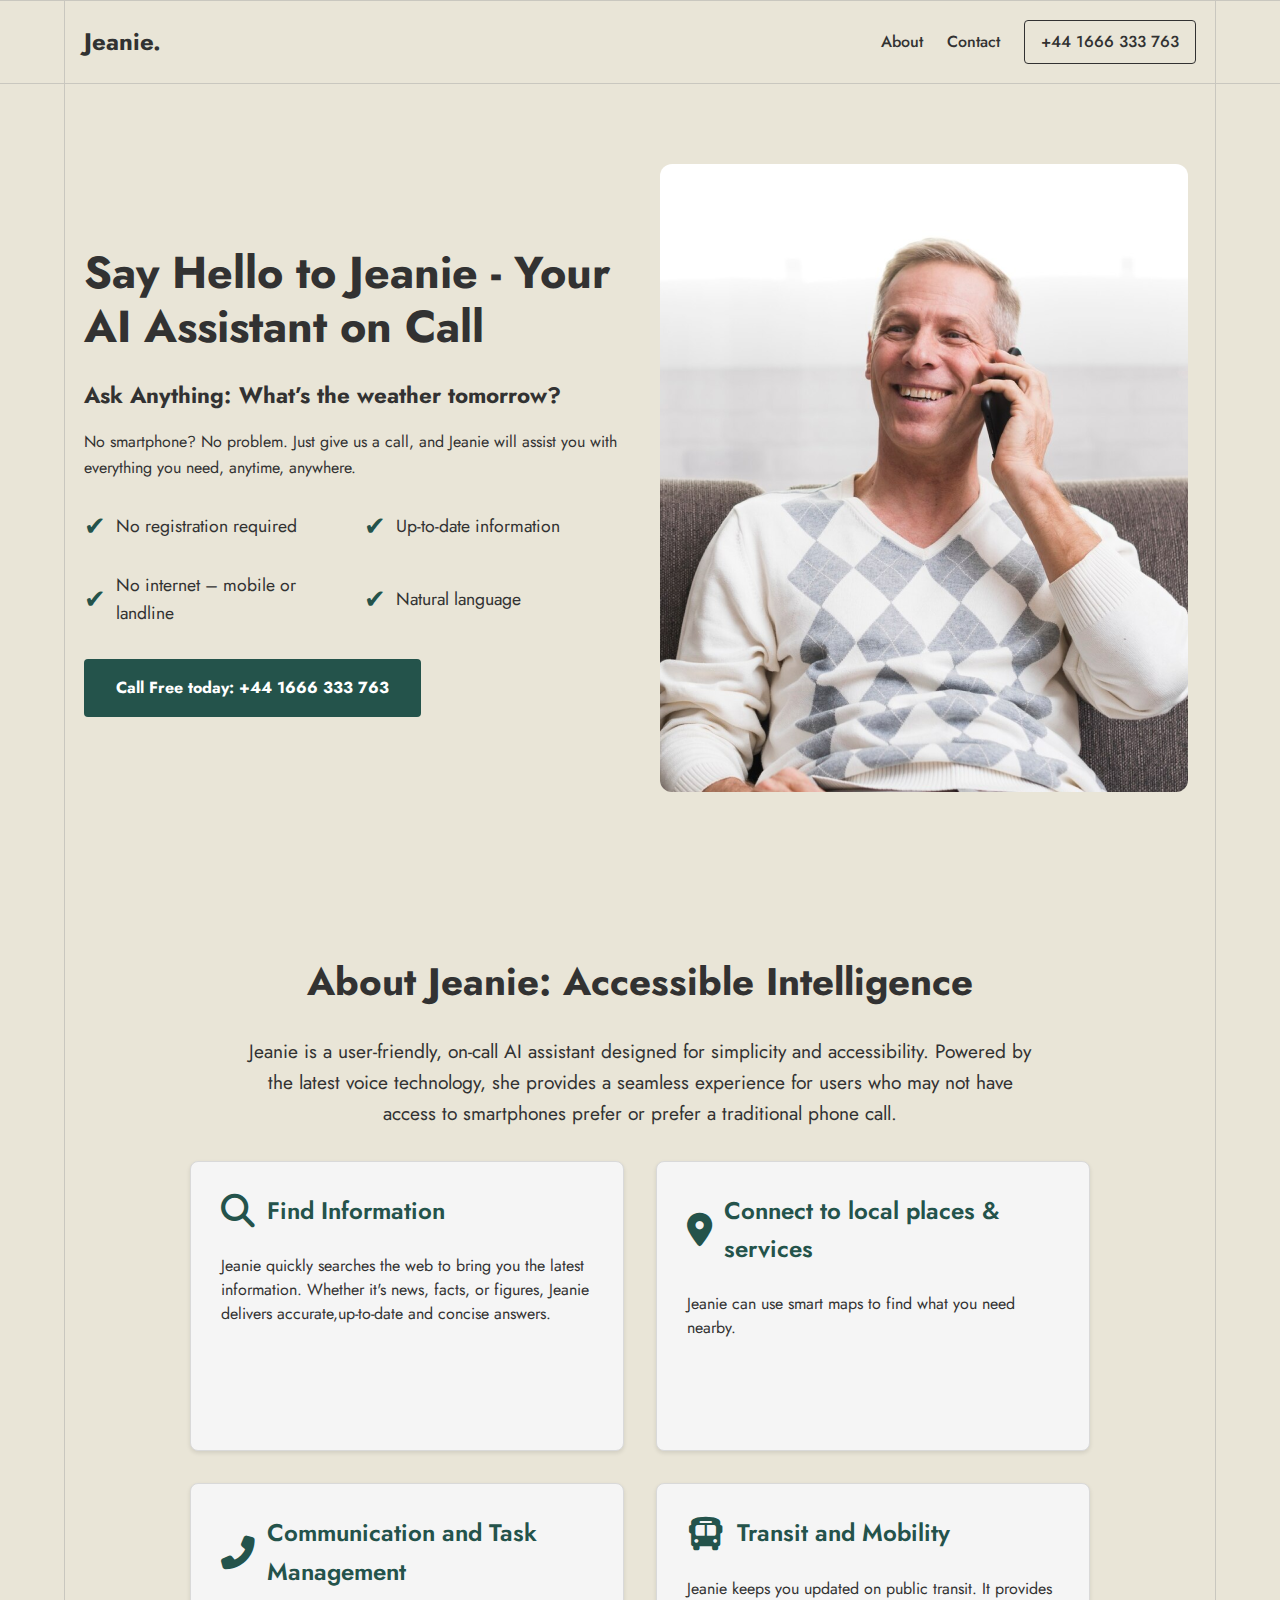
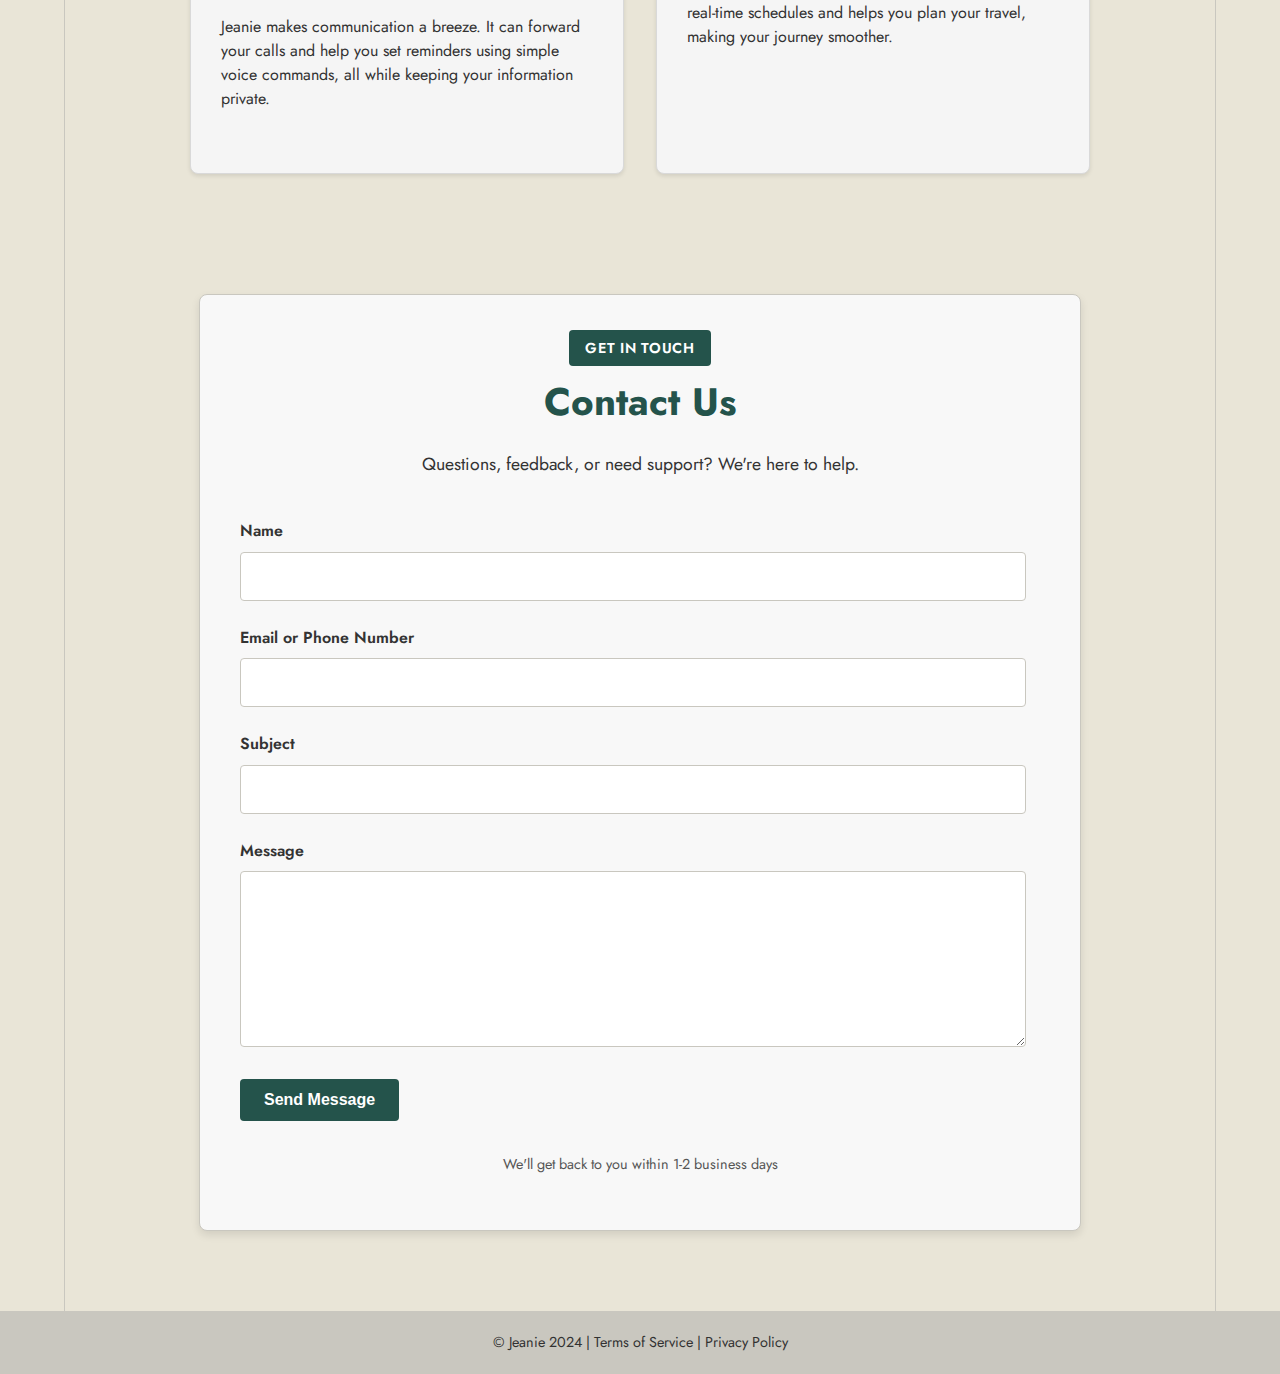
<file: index.html>
<!DOCTYPE html>
<html lang="en">
<head>
    <meta charset="UTF-8">
    <meta name="viewport" content="width=device-width, initial-scale=1.0">
    <title>Jeanie</title>
    <link rel="preconnect" href="https://fonts.googleapis.com">
    <link rel="preconnect" href="https://fonts.gstatic.com" crossorigin>
    <link href="https://fonts.googleapis.com/css2?family=Jost:wght@400;500;700&display=swap" rel="stylesheet">
    <link rel="stylesheet" href="https://cdnjs.cloudflare.com/ajax/libs/font-awesome/6.2.0/css/all.min.css">
    <style>
        /* Reset and base styles */
        body {
            margin: 0;
            padding: 0;
            font-family: 'Jost', sans-serif;
            background: #E9E5D7; 
            color: #323232; 
            line-height: 1.6;
            position: relative;
        }

        /* Add gridlines */
        body::before, body::after {
            content: "";
            position: absolute;
            background: #c9c7bf;
            z-index: -1;
        }

        body::before {
            top: 0;
            bottom: 0;
            left: 5%;
            width: 1px;
        }

        body::after {
            top: 0;
            bottom: 0;
            right: 5%;
            width: 1px;
        }

        header::before, header::after {
            content: "";
            position: absolute;
            background: #c9c7bf;
            z-index: -1;
        }

        header::before {
            height: 1px;
            width: 100%;
            top: 0;
            left: 0;
        }

        header::after {
            height: 1px;
            width: 100%;
            bottom: 0;
            left: 0;
        }

        /* Header styling */
        header {
            padding: 20px calc(5% + 20px);
            display: flex;
            justify-content: space-between;
            align-items: center;
            position: relative;
        }

        .header-logo {
            color: #323232; 
            text-decoration: none;
            font-size: 1.5em;
            font-weight: bold;
        }

        .nav-links {
            display: flex;
            gap: 24px;
            align-items: center;
        }

        .nav-link {
            text-decoration: none;
            color: #323232; 
            font-weight: 500;
        }

        .nav-link:hover {
            text-decoration: underline;
        }

        .nav-link.phone {
            border: 1px solid #323232; 
            padding: 8px 16px;
            border-radius: 4px;
        }

        /* Hero section */
        .hero {
            max-width: 1200px;
            margin: 80px auto;
            padding: 0 calc(5% + 20px);
            display: flex;
            justify-content: space-between;
            align-items: center;
            flex-wrap: wrap;
            gap: 40px;
        }

        .hero-content {
            flex: 1;
            order: 1; 
        }

        .title {
            font-size: 2.8em;
            line-height: 1.2;
            margin: 0 0 24px 0;
            font-weight: bold;
            color: #323232;
        }

        .ask-anything-container {
            display: flex;
            align-items: center;
            margin-top: 24px;
            flex-wrap: wrap;
            gap: 8px;
        }

        .ask-anything {
            font-size: 1.4em;
            font-weight: bold;
            color: #323232; 
        }

        .slideshow {
            font-size: 1.4em;
            color: #323232;
            font-weight: bold;
        }

        .slideshow span {
            display: none;
        }

        .slideshow span.active {
            display: inline;
            animation: fade 3s infinite;
        }

        @keyframes fade {
            0% { opacity: 0; }
            20% { opacity: 1; }
            80% { opacity: 1; }
            100% { opacity: 0; }
        }

        /* Checklist */
        .checklist {
            display: grid;
            grid-template-columns: repeat(2, 1fr);
            gap: 24px;
            font-size: 1.1em;
            margin-top: 24px;
        }

        .check-item {
            display: flex;
            align-items: center;
            gap: 10px;
        }
        .check-item > span{
            display: flex;
            align-items: center;
        }

        .check-icon {
            color: #24534B; /* Changed back to green */
            font-size: 1.5em;
        }

        .cta-button {
            display: inline-block;
            background: #24534B; /* Changed back to green */
            color: #fff;
            padding: 16px 32px;
            text-decoration: none;
            border-radius: 4px;
            font-weight: bold;
            transition: all 0.3s ease;
            margin-top: 32px;
            white-space: nowrap;
        }

        .cta-button:hover {
            background: #1E4A41; /* Changed back to green */
        }

        /* About section */
        .about {
            max-width: 1200px;
            margin: 80px auto;
            padding: 40px calc(5% + 20px);
            text-align: center;
        }

        .about h2 {
            font-size: 2.4em;
            margin-bottom: 24px;
            font-weight: bold;
        }

        .about p {
            font-size: 1.2em;
            margin: 0 auto 32px auto;
            max-width: 800px;
        }

        .feature-cards {
          display: grid;
          grid-template-columns: repeat(2, 1fr); 
          grid-template-rows: repeat(2, 1fr);    
          gap: 32px;
          justify-content: center;              
          margin: 0 auto;                       
          max-width: 900px;                      
        }

        .feature-card {
            background-color: #f5f5f5;
            border: 1px solid #d9d9d9;
            border-radius: 8px;
            padding: 30px;
            text-align: left;
            box-shadow: 0 2px 4px rgba(0, 0, 0, 0.1);
            transition: transform 0.2s ease;
        }

        .feature-card:hover {
            transform: translateY(-4px);
        }

        .feature-card h3 {
            margin-top: 0;
            font-size: 1.5em;
            color: #24534B; /* Changed back to green */
            display: flex;
            align-items: center;
            font-weight: 600;
        }

        .feature-card h3 i {
            margin-right: 12px;
            font-size: 1.4em;
        }

        .feature-card p {
            margin-top: 12px;
            font-size: 1em;
            line-height: 1.5;
        }

        /* Hero Image */
        .hero-image {
          flex: 1;
          order: 2; 
        }

        .hero-image img {
            border-radius: 12px;
            max-width: 100%;
            height: auto;
        }
        /* Contact Section Styles */
        .contact {
            max-width: 800px;
            margin: 80px auto;
            padding: 40px;
            border: 1px solid #c9c7bf;
            border-radius: 8px;
            background-color: #f8f8f8;
            box-shadow: 0 4px 8px rgba(0, 0, 0, 0.1);
        }

        .contact-header {
            text-align: center;
            margin-bottom: 40px;
        }

        .contact-badge {
            background-color: #24534B; /* Changed back to green */
            color: #fff;
            padding: 8px 16px;
            border-radius: 4px;
            font-weight: 600;
            text-transform: uppercase;
            letter-spacing: 0.05em;
            font-size: 0.9em;
        }

        .contact-title {
            font-size: 2.4em;
            margin: 10px 0;
            color: #24534B; /* Changed back to green */
        }

        .contact-subtitle {
            font-size: 1.1em;
            color: #333;
        }

        .form-group {
            margin-bottom: 24px;
        }

        .form-group label {
            display: block;
            margin-bottom: 8px;
            font-weight: 600;
            color: #333;
        }

        .form-group input,
        .form-group textarea {
            width: 95%;
            padding: 12px;
            border: 1px solid #c9c7bf;
            border-radius: 4px;
            font-size: 1em;
            font-family: 'Jost', sans-serif;
        }

        .form-group textarea {
            min-height: 150px;
            resize: vertical;
        }

        .submit-button {
            background-color: #24534B; /* Changed back to green */
            color: #fff;
            padding: 12px 24px;
            border: none;
            border-radius: 4px;
            font-weight: 600;
            cursor: pointer;
            transition: background-color 0.3s ease;
            font-size: 1em;
        }

        .submit-button:hover {
            background-color: #1E4A41; /* Changed back to green */
        }

        .contact-info {
            text-align: center;
            margin-top: 32px;
            font-size: 0.9em;
            color: #555;
        }

        /* Footer */
        footer {
            text-align: center;
            font-size: 0.9em;
            padding: 20px;
            background: #c9c7bf;
        }

        footer a {
            text-decoration: none;
            color: #323232;
        }

        footer a:hover {
            text-decoration: underline;
        }

        @media (max-width: 1050px) {
          .hero {
            flex-direction: column;
            text-align: center;
          }

          .hero-content {
              order: 1;
              margin-bottom: 20px;
          }
          .hero-image{
            order: 2;
          }
          .ask-anything-container {
              justify-content: center;
          }
          .cta-button {
              padding: 16px 20px;
          }
          .check-item{
            justify-content: center;
          }
        }

        @media (max-width: 768px) {
          .checklist {
              grid-template-columns: 1fr;
          }
          .feature-cards {
              grid-template-columns: 1fr; 
              grid-template-rows: auto;   
          }
        }
    </style>
</head>
<body>
    <header>
        <a href="#" class="header-logo">Jeanie.</a>
        <nav class="nav-links">
            <a href="#about" class="nav-link">About</a>
            <a href="#contact" class="nav-link">Contact</a>
            <a href="tel:+441666333763" class="nav-link phone">+44 1666 333 763</a>
        </nav>
    </header>

    <main>
        <section class="hero">
            <div class="hero-image">
                <img src="./man_rectangle.png" alt="Man happily using Jeanie phone assistant">
            </div>
            <div class="hero-content">
                <h1 class="title">Say Hello to Jeanie - Your AI Assistant on Call</h1>
                <div class="ask-anything-container">
                    <div class="ask-anything">Ask Anything:</div>
                    <div class="slideshow">
                        <span class="active">What’s the weather tomorrow?</span>
                        <span>Set a reminder for 3 PM.</span>
                        <span>Find a pharmacy near me.</span>
                        <span>Connect me to the local pizza place.</span>
                        <span>What are today’s headlines?</span>
                    </div>
                </div>
                <p>No smartphone? No problem. Just give us a call, and Jeanie will assist you with everything you need, anytime, anywhere.</p>
                <div class="checklist">
                    <div class="check-item"><span class="check-icon">✔</span><span>No registration required</span></div>
                    <div class="check-item"><span class="check-icon">✔</span><span>Up-to-date information</span></div>
                    <div class="check-item"><span class="check-icon">✔</span><span>No internet – mobile or landline</span></div>
                    <div class="check-item"><span class="check-icon">✔</span><span>Natural language</span></div>
                </div>
                <a href="tel:+441666333763" class="cta-button">Call Free today: +44 1666 333 763</a>
            </div>
            </section>

        <section class="about" id="about">
            <h2>About Jeanie: Accessible Intelligence</h2>
            <p>Jeanie is a user-friendly, on-call AI assistant designed for simplicity and accessibility. Powered by the latest voice technology, 
                she provides a seamless experience for users who may not have access to smartphones prefer or prefer a traditional phone call. 
            </p>
            <div class="feature-cards">
                <div class="feature-card">
                    <h3><i class="fas fa-search"></i> Find Information</h3>
                    <p>Jeanie quickly searches the web to bring you the latest information. Whether it's news, facts, or figures, Jeanie delivers accurate,up-to-date and concise answers.</p>
                </div>
                <div class="feature-card">
                    <h3><i class="fas fa-map-marker-alt"></i> Connect to local places & services</h3>
                    <p>Jeanie can use smart maps to find what you need nearby.</p>
                </div>
                <div class="feature-card">
                    <h3><i class="fas fa-phone-alt"></i> Communication and Task Management</h3>
                    <p>Jeanie makes communication a breeze. It can forward your calls and help you set reminders using simple voice commands, all while keeping your information private.</p>
                </div>
                <div class="feature-card">
                    <h3><i class="fas fa-bus"></i> Transit and Mobility</h3>
                    <p>Jeanie keeps you updated on public transit. It provides real-time schedules and helps you plan your travel, making your journey smoother.</p>
                </div>
            </div>
        </section>
        <section class="contact" id="contact">
            <div class="contact-header">
                <span class="contact-badge">Get in Touch</span>
                <h1 class="contact-title">Contact Us</h1>
                <p class="contact-subtitle">Questions, feedback, or need support? We're here to help.</p>
            </div>

            <div class="contact-container">
                <form class="contact-form" action="https://formspree.io/f/xbljybon" method="POST">
                    <div class="form-group">
                        <label for="name">Name</label>
                        <input type="text" id="name" name="name" required>
                    </div>
                    
                    <div class="form-group">
                        <label for="contact">Email or Phone Number</label>
                        <input type="text" id="contact" name="contact" required>
                    </div>
                    
                    <div class="form-group">
                        <label for="subject">Subject</label>
                        <input type="text" id="subject" name="subject" required>
                    </div>
                    
                    <div class="form-group">
                        <label for="message">Message</label>
                        <textarea id="message" name="message" required></textarea>
                    </div>
                    
                    <button type="submit" class="submit-button">Send Message</button>
                </form>
            </div>

            <div class="contact-info">
                <p>We'll get back to you within 1-2 business days</p>
            </div>
        </section>
    </main>

    <footer>
        © Jeanie 2024 | <a href="terms.html">Terms of Service</a> | <a href="privacy.html">Privacy Policy</a>
    </footer>

    <script>
        const slides = document.querySelectorAll('.slideshow span');
        let currentSlide = 0;
        function showSlide() {
            slides.forEach(slide => slide.classList.remove('active'));
            slides[currentSlide].classList.add('active');
            currentSlide = (currentSlide + 1) % slides.length;
        }
        setInterval(showSlide, 3000);
    </script>
</body>
</html>
</file>
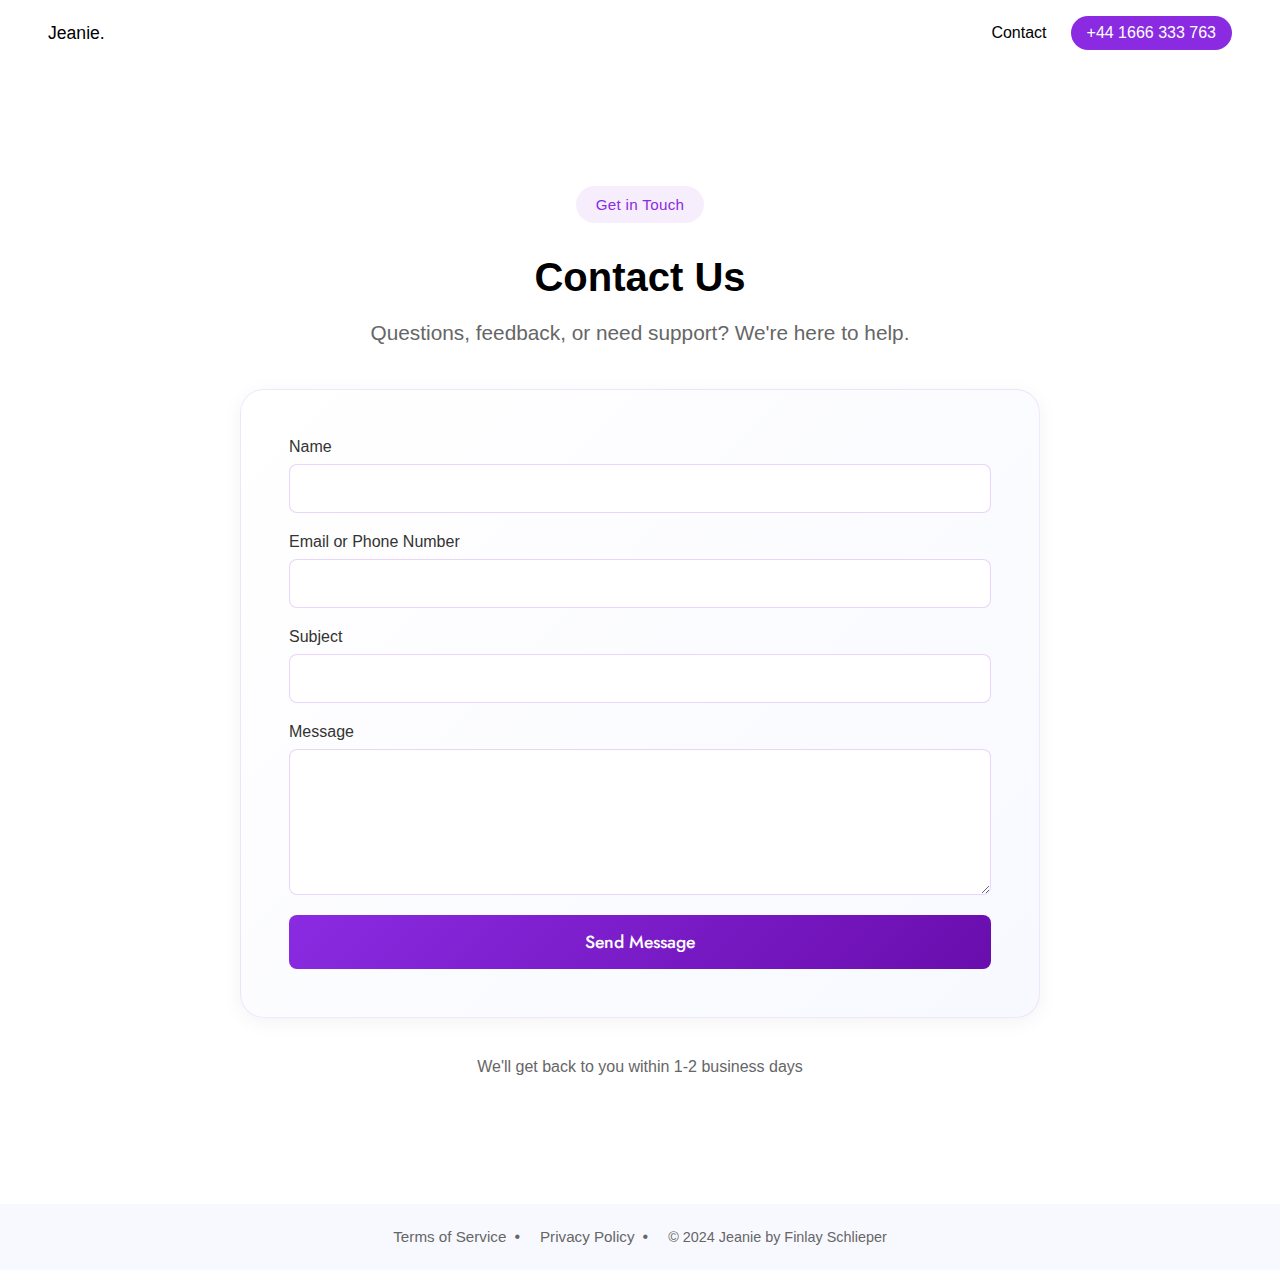
<file: contact.html>
<!DOCTYPE html>
<html lang="en">
<head>
    <meta charset="UTF-8">
    <meta name="viewport" content="width=device-width, initial-scale=1.0">
    <title>Contact | Jeanie AI Assistant</title>
    <link rel="preconnect" href="https://fonts.googleapis.com">
    <link rel="preconnect" href="https://fonts.gstatic.com" crossorigin>
    <link href="https://fonts.googleapis.com/css2?family=Jost:wght@400;500;700&display=swap" rel="stylesheet">
    <style>
        /* Common styles */
        body {
            margin: 0;
            padding: 0;
            font-family: -apple-system, BlinkMacSystemFont, 'Segoe UI', Roboto, sans-serif;
            background: #ffffff;
            color: #000;
        }

        header {
            display: flex;
            justify-content: space-between;
            align-items: center;
            padding: 16px 48px;
            max-width: 1400px;
            margin: 0 auto;
        }

        .header-logo {
            color: black;
            text-decoration: none;
            font-weight: 500;
            font-size: 1.1em;
        }

        .nav-links {
            display: flex;
            gap: 24px;
            align-items: center;
        }

        .nav-link {
            color: black;
            text-decoration: none;
            font-size: 1em;
        }

        .nav-link.phone {
            background: #8A2BE2;
            color: white;
            padding: 8px 16px;
            border-radius: 20px;
            font-weight: 500;
            text-decoration: none;
            transition: background 0.3s ease;
        }

        .nav-link.phone:hover {
            background: #6A0DAD;
        }

        /* Contact specific styles */
        .contact {
            padding: 120px 24px 80px;
            max-width: 800px;
            margin: 0 auto;
        }

        .contact-header {
            text-align: center;
            margin-bottom: 40px;
        }

        .contact-badge {
            display: inline-block;
            padding: 10px 20px;
            background: rgba(138, 43, 226, 0.08);
            color: #8A2BE2;
            border-radius: 100px;
            font-size: 0.95em;
            font-weight: 500;
            letter-spacing: 0.02em;
            margin-bottom: 16px;
        }

        .contact-title {
            font-size: 2.5em;
            margin: 16px 0;
        }

        .contact-subtitle {
            font-size: 1.3em;
            line-height: 1.6;
            color: #666;
            max-width: 600px;
            margin: 0 auto;
        }

        .contact-container {
            background: linear-gradient(135deg, #fff 0%, #f8f9ff 100%);
            border-radius: 24px;
            border: 1px solid rgba(138, 43, 226, 0.1);
            box-shadow: 0 4px 20px rgba(0,0,0,0.05);
            padding: 48px;
        }

        .contact-form {
            display: flex;
            flex-direction: column;
            gap: 20px;
        }

        .form-group {
            display: flex;
            flex-direction: column;
            gap: 8px;
        }

        .form-group label {
            font-weight: 500;
            color: #333;
        }

        .form-group input,
        .form-group textarea {
            padding: 12px 16px;
            border: 1px solid rgba(138, 43, 226, 0.2);
            border-radius: 8px;
            font-family: 'Jost', sans-serif;
            font-size: 1em;
            background: white;
            transition: border-color 0.2s ease;
        }

        .form-group textarea {
            height: 120px;
            resize: vertical;
        }

        .form-group input:focus,
        .form-group textarea:focus {
            outline: none;
            border-color: rgba(138, 43, 226, 0.5);
        }

        .submit-button {
            background: linear-gradient(135deg, #8A2BE2 0%, #6A0DAD 100%);
            color: white;
            border: none;
            padding: 14px 32px;
            border-radius: 8px;
            font-size: 1.1em;
            font-weight: 500;
            cursor: pointer;
            transition: transform 0.2s ease, box-shadow 0.2s ease;
            font-family: 'Jost', sans-serif;
        }

        .submit-button:hover {
            transform: translateY(-2px);
            box-shadow: 0 4px 12px rgba(138, 43, 226, 0.2);
        }

        .contact-info {
            margin-top: 40px;
            text-align: center;
            color: #666;
        }

        .contact-info p {
            margin: 8px 0;
        }

        footer {
            background: #f8f9ff;
            padding: 24px;
            margin-top: 40px;
            text-align: center;
        }

        .footer-content {
            max-width: 1400px;
            margin: 0 auto;
            display: flex;
            justify-content: center;
            align-items: center;
            gap: 12px;
        }

        .footer-link a {
            color: #666;
            text-decoration: none;
            font-size: 0.95em;
            transition: color 0.2s ease;
        }

        .footer-link a:hover {
            color: #8A2BE2;
        }

        .footer-bottom {
            color: #666;
            font-size: 0.9em;
        }

        .footer-content span:not(:last-child)::after {
            content: "•";
            margin: 0 8px;
            color: #666;
        }

        @media (max-width: 768px) {
            .contact {
                padding: 100px 20px 60px;
            }

            .contact-container {
                padding: 32px 24px;
            }

            .contact-title {
                font-size: 2em;
            }

            .contact-subtitle {
                font-size: 1.1em;
            }
        }

        /* Update header styles */
        header {
            display: flex;
            justify-content: space-between;
            align-items: center;
            padding: 16px 48px;
            max-width: 1400px;
            margin: 0 auto;
        }

        /* Add/update mobile header styles */
        @media (max-width: 768px) {
            header {
                padding: 16px 24px;
            }

            .nav-links {
                gap: 16px;
            }

            .nav-link.phone {
                padding: 6px 12px;
                font-size: 0.9em;
            }
        }

        /* Update footer styles */
        footer {
            background: #f8f9ff;
            padding: 24px;
            margin-top: 40px;
            text-align: center;
        }

        .footer-content {
            max-width: 1400px;
            margin: 0 auto;
            display: flex;
            justify-content: center;
            align-items: center;
            gap: 12px;
        }

        .footer-link a {
            color: #666;
            text-decoration: none;
            font-size: 0.95em;
            transition: color 0.2s ease;
        }

        .footer-link a:hover {
            color: #8A2BE2;
        }

        .footer-bottom {
            color: #666;
            font-size: 0.9em;
        }

        .footer-content span:not(:last-child)::after {
            content: "•";
            margin: 0 8px;
            color: #666;
        }

        /* Add footer mobile styles */
        @media (max-width: 768px) {
            .footer-content {
                flex-direction: column;
                gap: 8px;
            }

            .footer-content span:not(:last-child)::after {
                display: none;
            }
        }
    </style>
</head>
<body>
    <header>
        <a href="/" class="header-logo">Jeanie.</a>
        <nav class="nav-links">
            <a href="/contact.html" class="nav-link">Contact</a>
            <a href="tel:+441666333763" class="nav-link phone">+44 1666 333 763</a>
        </nav>
    </header>

    <main>
        <section class="contact">
            <div class="contact-header">
                <span class="contact-badge">Get in Touch</span>
                <h1 class="contact-title">Contact Us</h1>
                <p class="contact-subtitle">Questions, feedback, or need support? We're here to help.</p>
            </div>

            <div class="contact-container">
                <form class="contact-form" action="https://formspree.io/f/xbljybon" method="POST">
                    <div class="form-group">
                        <label for="name">Name</label>
                        <input type="text" id="name" name="name" required>
                    </div>
                    
                    <div class="form-group">
                        <label for="contact">Email or Phone Number</label>
                        <input type="text" id="contact" name="contact" required>
                    </div>
                    
                    <div class="form-group">
                        <label for="subject">Subject</label>
                        <input type="text" id="subject" name="subject" required>
                    </div>
                    
                    <div class="form-group">
                        <label for="message">Message</label>
                        <textarea id="message" name="message" required></textarea>
                    </div>
                    
                    <button type="submit" class="submit-button">Send Message</button>
                </form>
            </div>

            <div class="contact-info">
                <p>We'll get back to you within 1-2 business days</p>
            </div>
        </section>
    </main>

    <footer>
        <div class="footer-content">
            <span class="footer-link"><a href="/terms.html">Terms of Service</a></span>
            <span class="footer-link"><a href="/privacy.html">Privacy Policy</a></span>
            <span class="footer-bottom">&copy; 2024 Jeanie by Finlay Schlieper</span>
        </div>
    </footer>
</body>
</html>
</file>
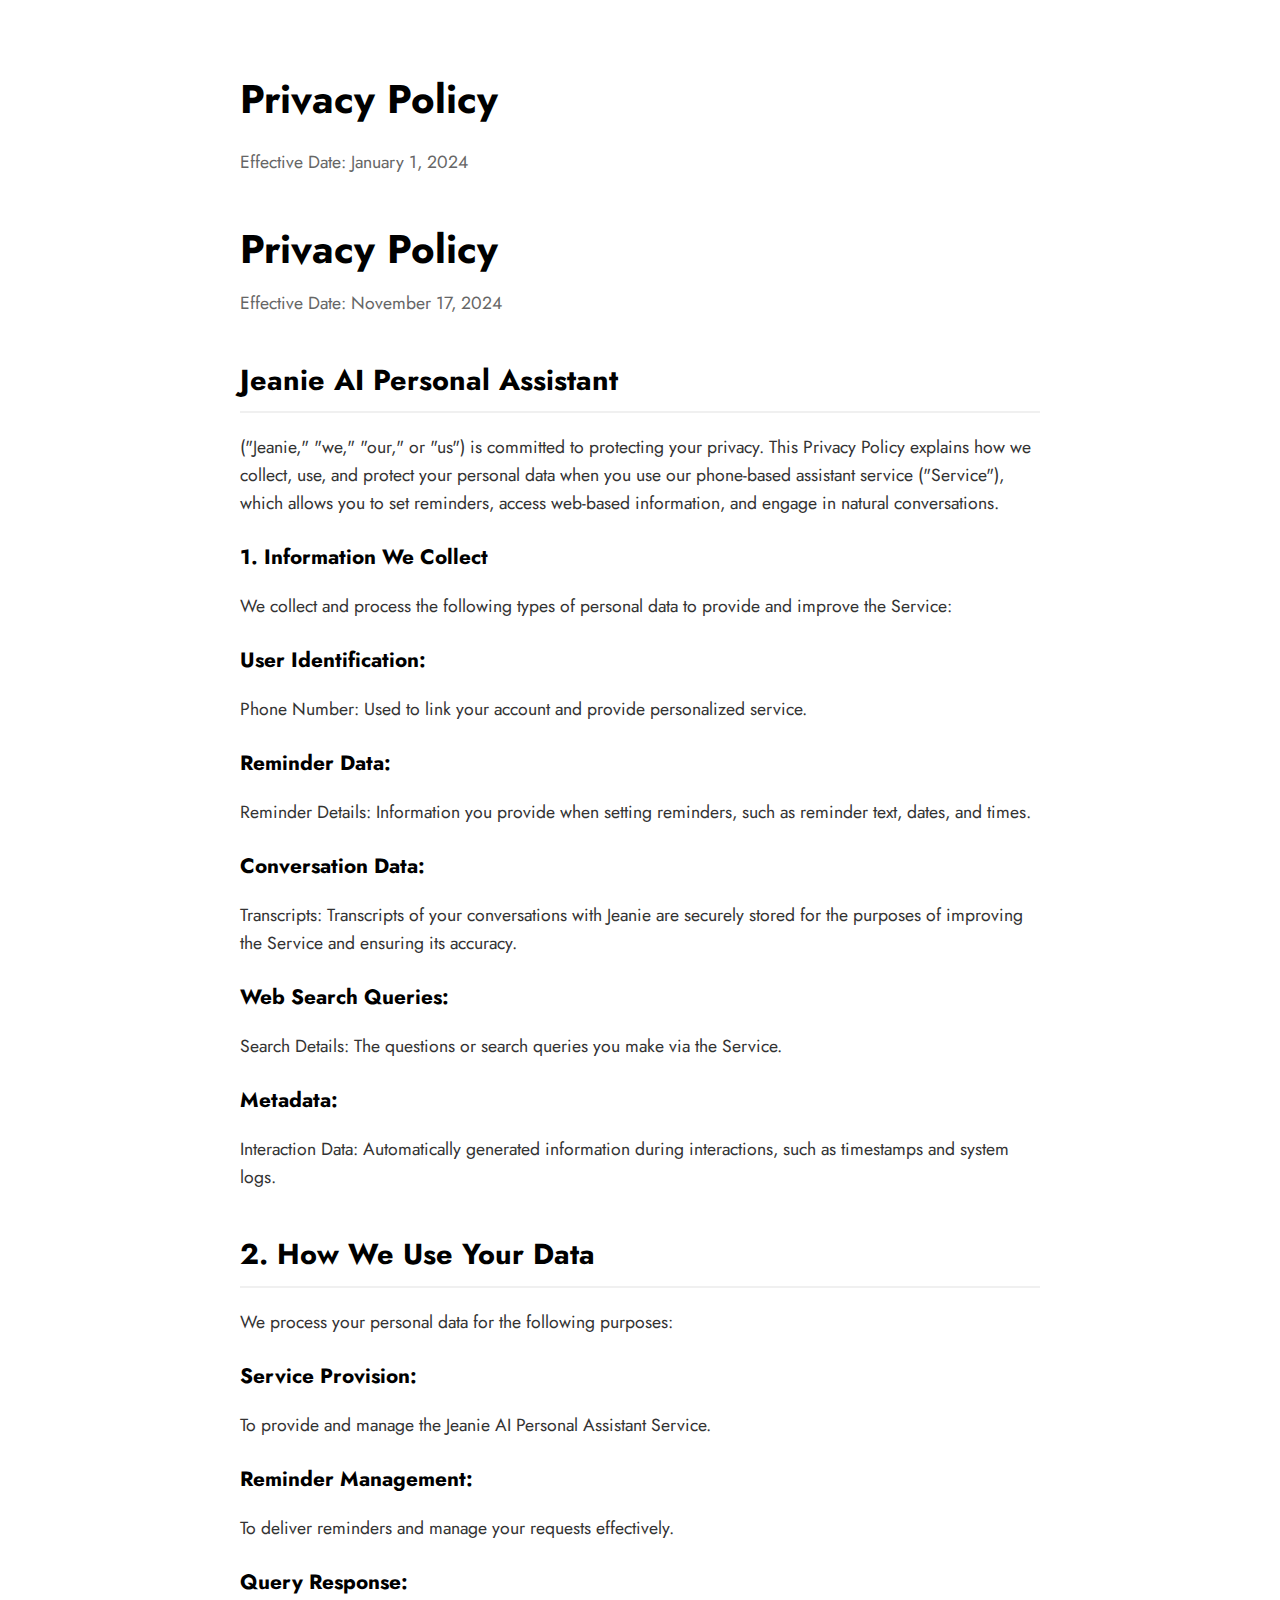
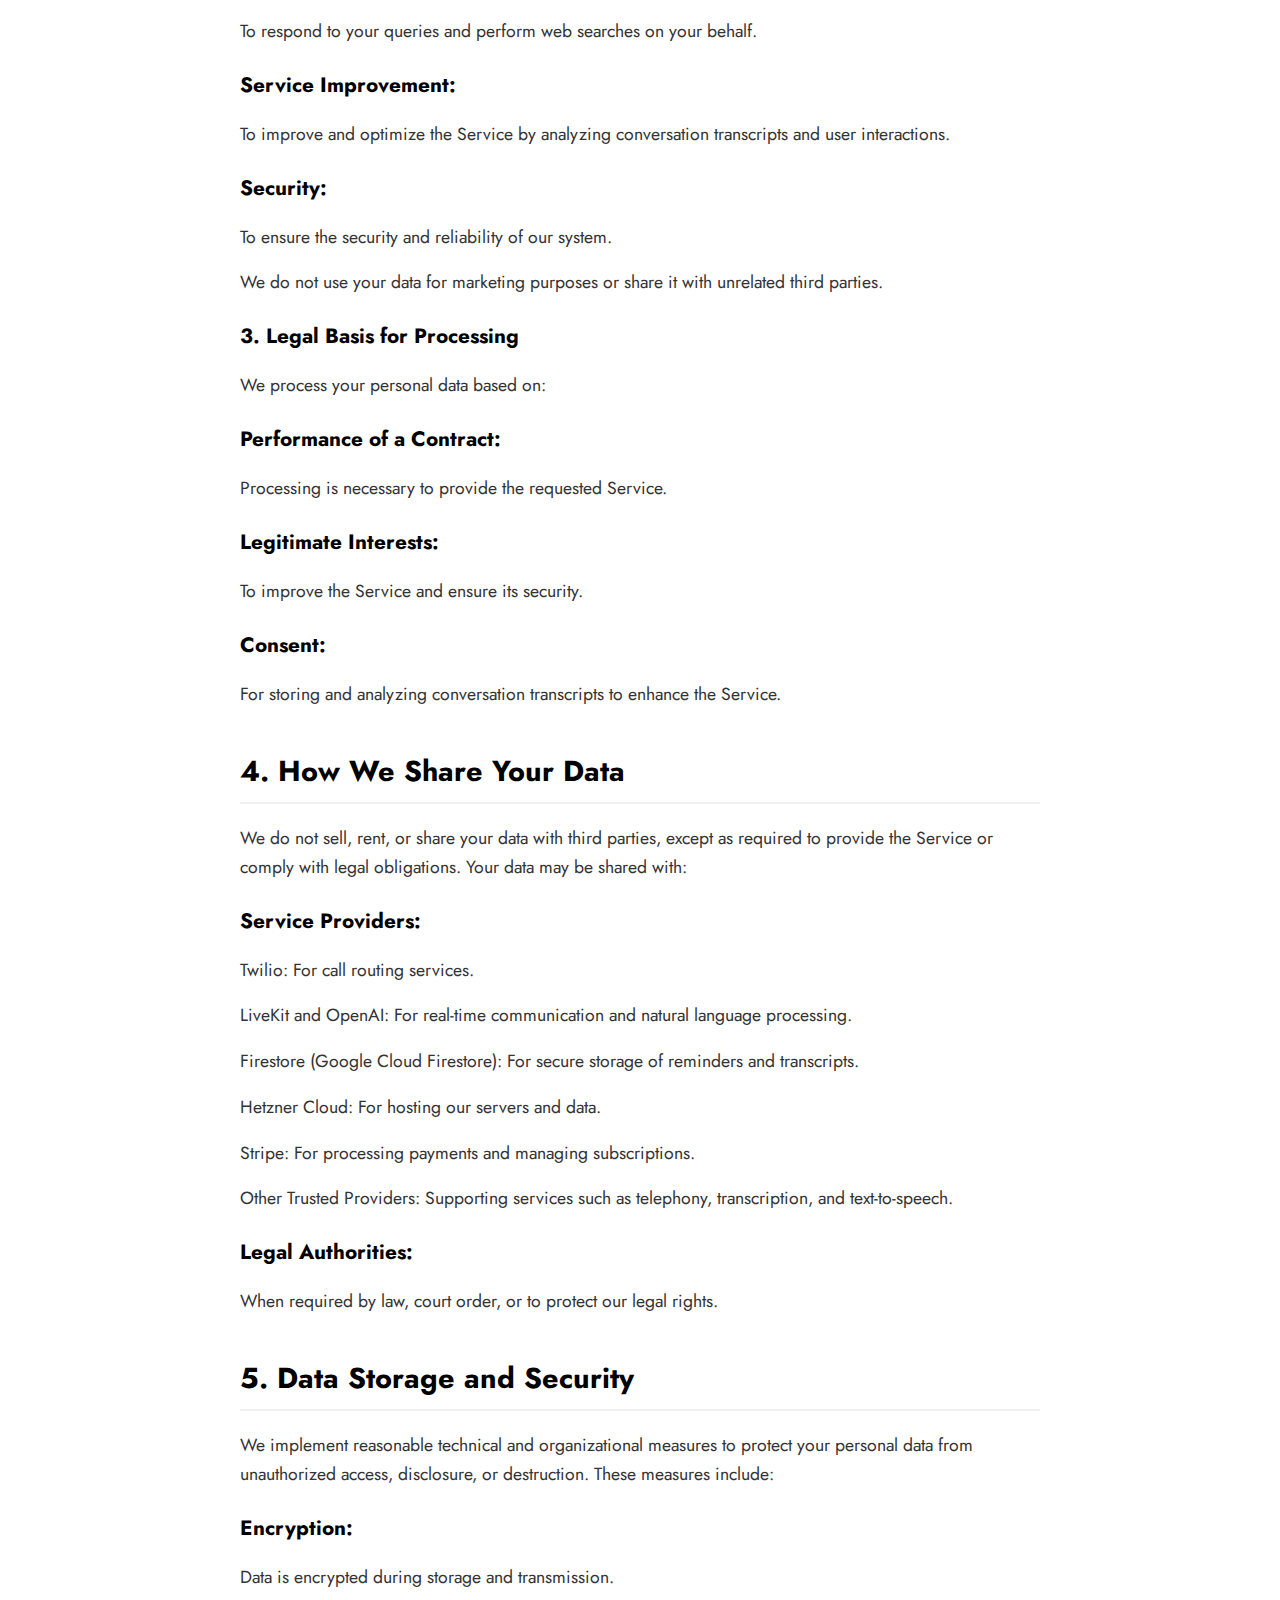
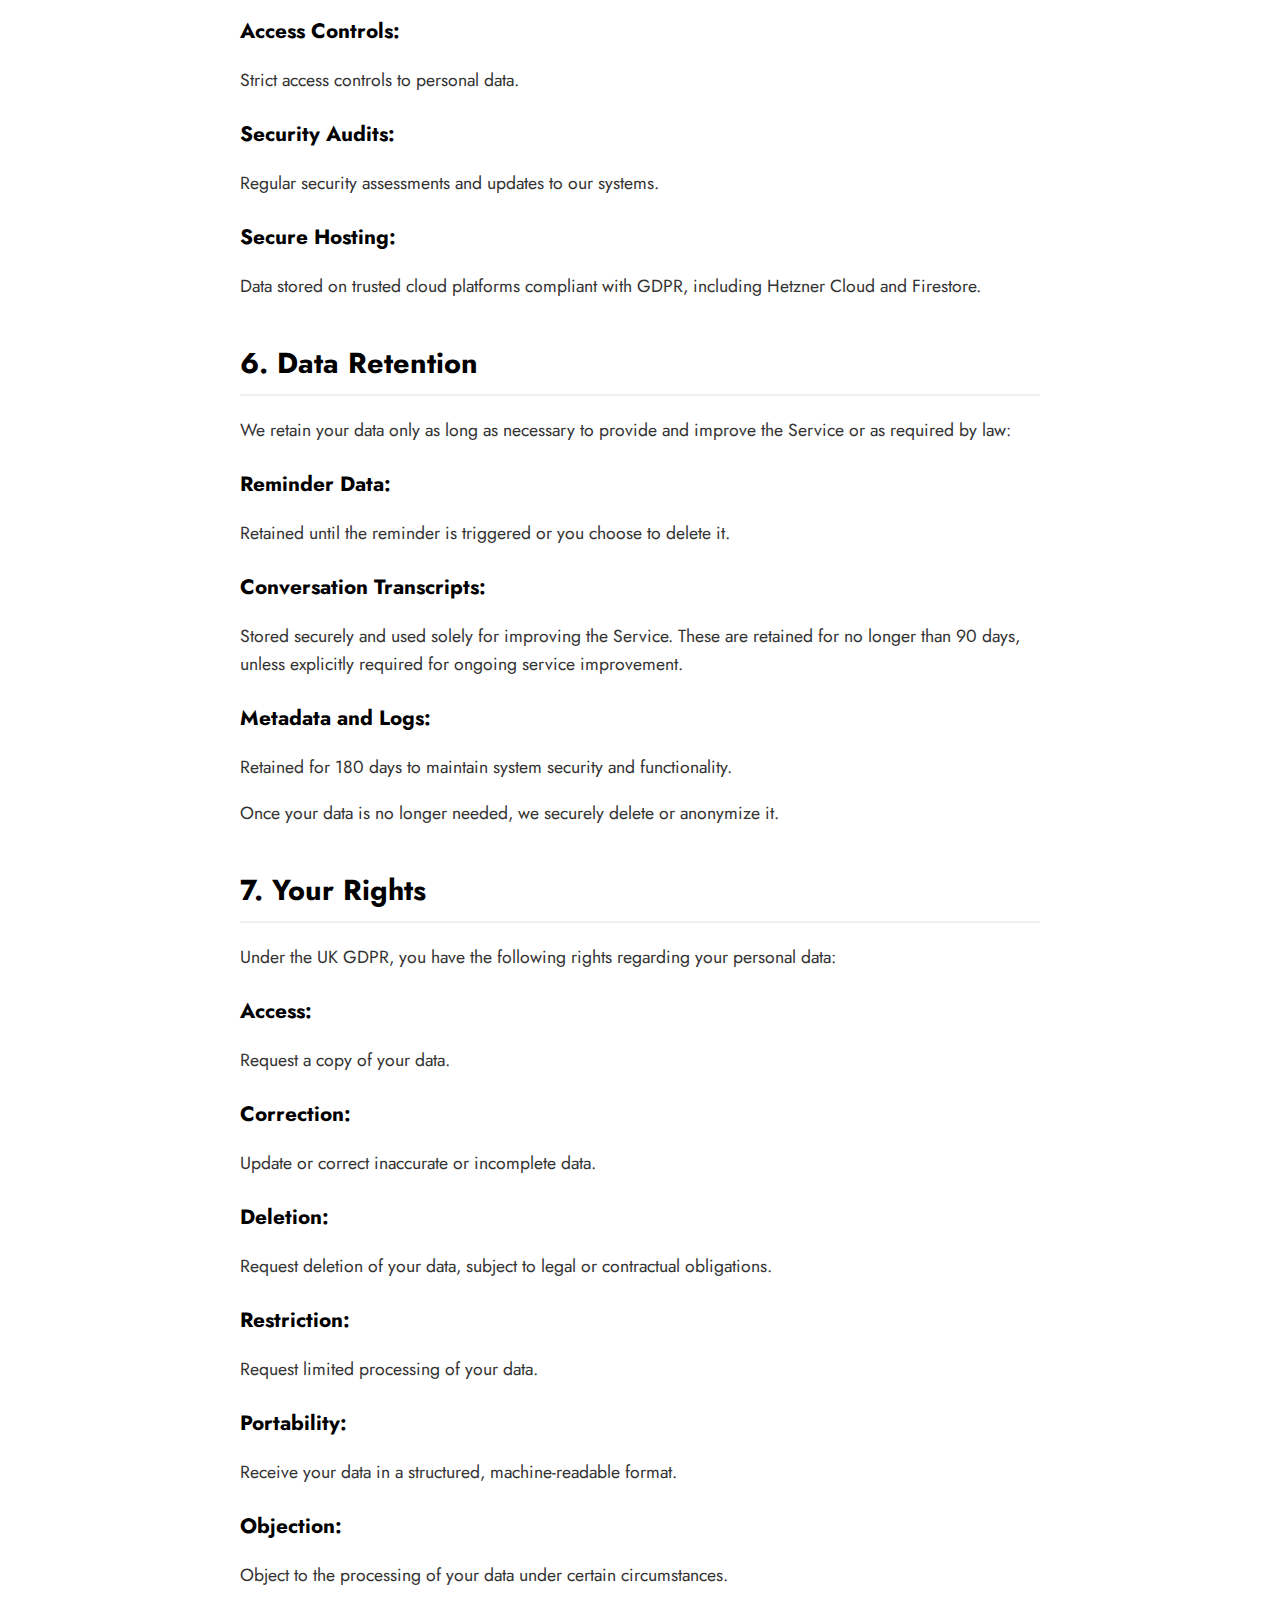
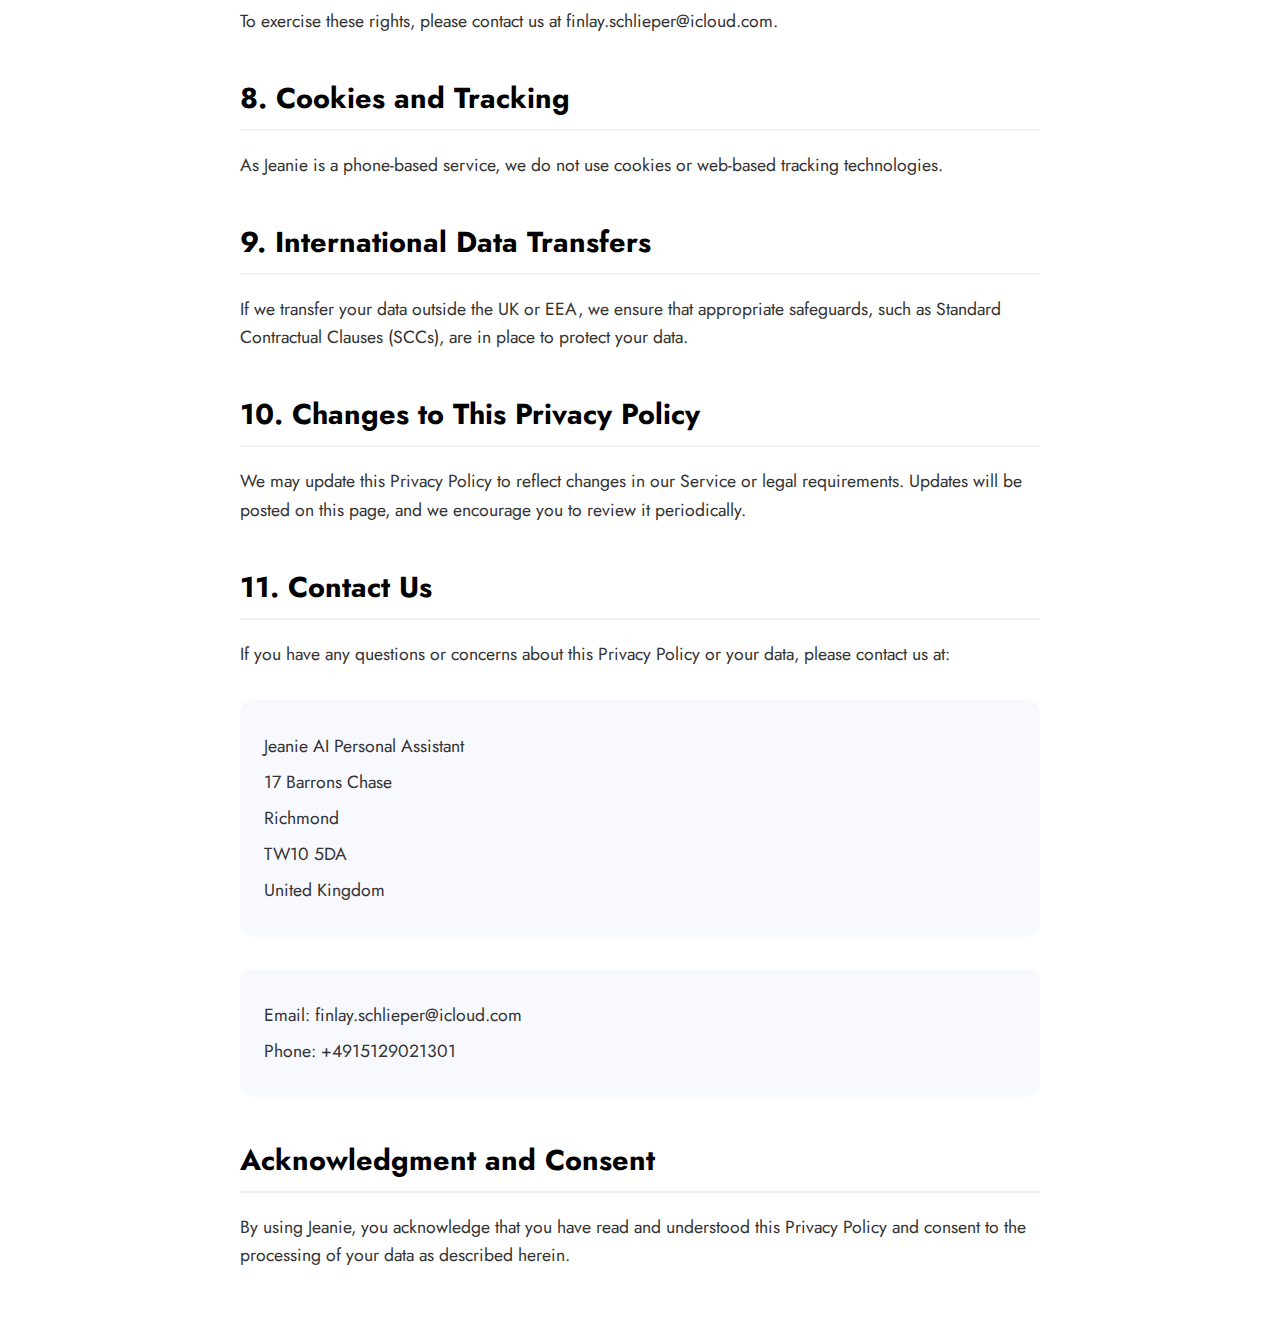
<file: privacy.html>
<!DOCTYPE html>
<html lang="en">
<head>
    <meta charset="UTF-8">
    <meta name="viewport" content="width=device-width, initial-scale=1.0">
    <title>Privacy Policy | Jeanie</title>
    <link rel="preconnect" href="https://fonts.googleapis.com">
    <link rel="preconnect" href="https://fonts.gstatic.com" crossorigin>
    <link href="https://fonts.googleapis.com/css2?family=Jost:wght@400;500;700&display=swap" rel="stylesheet">
    <style>
        body {
            font-family: 'Times New Roman', Times, serif;
            line-height: 1.6;
            color: #333;
            max-width: 800px;
            margin: 0 auto;
            padding: 40px 24px;
        }

        header {
            margin-bottom: 40px;
        }

        h1 {
            font-size: 2.5em;
            color: #000;
            margin-bottom: 8px;
        }

        .effective-date {
            color: #666;
            font-size: 1.1em;
            margin-bottom: 32px;
        }
    </style>
</head>
<body>
    <header>
        <h1>Privacy Policy</h1>
        <p class="effective-date">Effective Date: January 1, 2024</p>
    </header>
    <!-- Content goes here -->
</body>
</html><!DOCTYPE html>
<html lang="en">
<head>
    <meta charset="UTF-8">
    <meta name="viewport" content="width=device-width, initial-scale=1.0">
    <title>Privacy Policy | Jeanie</title>
    <link rel="preconnect" href="https://fonts.googleapis.com">
    <link rel="preconnect" href="https://fonts.gstatic.com" crossorigin>
    <link href="https://fonts.googleapis.com/css2?family=Jost:wght@400;500;700&display=swap" rel="stylesheet">
    <style>
        body {
            font-family: 'Jost', sans-serif;
            line-height: 1.6;
            color: #333;
            max-width: 800px;
            margin: 0 auto;
            padding: 40px 24px;
        }

        header {
            margin-bottom: 40px;
        }

        h1 {
            font-size: 2.5em;
            color: #000;
            margin-bottom: 8px;
        }

        .effective-date {
            color: #666;
            font-size: 1.1em;
            margin-bottom: 32px;
        }

        h2 {
            font-size: 1.8em;
            color: #000;
            margin: 40px 0 20px;
            padding-bottom: 8px;
            border-bottom: 2px solid #f0f0f0;
        }

        h3 {
            font-size: 1.3em;
            color: #000;
            margin: 24px 0 16px;
        }

        p, ul, ol {
            margin-bottom: 16px;
            font-size: 1.1em;
        }

        ul, ol {
            padding-left: 24px;
        }

        li {
            margin-bottom: 8px;
        }

        .contact-info {
            background: #f8f9ff;
            padding: 24px;
            border-radius: 12px;
            margin: 32px 0;
        }

        .contact-info p {
            margin: 8px 0;
        }

        a {
            color: #4A4FFF;
            text-decoration: none;
        }

        a:hover {
            text-decoration: underline;
        }

        @media (max-width: 768px) {
            body {
                padding: 24px 16px;
            }

            h1 {
                font-size: 2em;
            }

            h2 {
                font-size: 1.5em;
            }

            h3 {
                font-size: 1.2em;
            }

            p, ul, ol {
                font-size: 1em;
            }
        }
    </style>
</head>
<body>
    <header>
        <h1>Privacy Policy</h1>
        <div class="effective-date">Effective Date: November 17, 2024</div>
    </header>

    <h2>Jeanie AI Personal Assistant</h2>
    <p>("Jeanie," "we," "our," or "us") is committed to protecting your privacy. This Privacy Policy explains how we collect, use, and protect your personal data when you use our phone-based assistant service ("Service"), which allows you to set reminders, access web-based information, and engage in natural conversations.</p>

    <h3>1. Information We Collect</h3>
    <p>We collect and process the following types of personal data to provide and improve the Service:</p>

    <h3>User Identification:</h3>
    <p>Phone Number: Used to link your account and provide personalized service.</p>

    <h3>Reminder Data:</h3>
    <p>Reminder Details: Information you provide when setting reminders, such as reminder text, dates, and times.</p>

    <h3>Conversation Data:</h3>
    <p>Transcripts: Transcripts of your conversations with Jeanie are securely stored for the purposes of improving the Service and ensuring its accuracy.</p>

    <h3>Web Search Queries:</h3>
    <p>Search Details: The questions or search queries you make via the Service.</p>

    <h3>Metadata:</h3>
    <p>Interaction Data: Automatically generated information during interactions, such as timestamps and system logs.</p>

    <h2>2. How We Use Your Data</h2>
    <p>We process your personal data for the following purposes:</p>

    <h3>Service Provision:</h3>
    <p>To provide and manage the Jeanie AI Personal Assistant Service.</p>

    <h3>Reminder Management:</h3>
    <p>To deliver reminders and manage your requests effectively.</p>

    <h3>Query Response:</h3>
    <p>To respond to your queries and perform web searches on your behalf.</p>

    <h3>Service Improvement:</h3>
    <p>To improve and optimize the Service by analyzing conversation transcripts and user interactions.</p>

    <h3>Security:</h3>
    <p>To ensure the security and reliability of our system.</p>

    <p>We do not use your data for marketing purposes or share it with unrelated third parties.</p>

    <h3>3. Legal Basis for Processing</h3>
    <p>We process your personal data based on:</p>

    <h3>Performance of a Contract:</h3>
    <p>Processing is necessary to provide the requested Service.</p>

    <h3>Legitimate Interests:</h3>
    <p>To improve the Service and ensure its security.</p>

    <h3>Consent:</h3>
    <p>For storing and analyzing conversation transcripts to enhance the Service.</p>

    <h2>4. How We Share Your Data</h2>
    <p>We do not sell, rent, or share your data with third parties, except as required to provide the Service or comply with legal obligations. Your data may be shared with:</p>

    <h3>Service Providers:</h3>
    <p>Twilio: For call routing services.</p>
    <p>LiveKit and OpenAI: For real-time communication and natural language processing.</p>
    <p>Firestore (Google Cloud Firestore): For secure storage of reminders and transcripts.</p>
    <p>Hetzner Cloud: For hosting our servers and data.</p>
    <p>Stripe: For processing payments and managing subscriptions.</p>
    <p>Other Trusted Providers: Supporting services such as telephony, transcription, and text-to-speech.</p>

    <h3>Legal Authorities:</h3>
    <p>When required by law, court order, or to protect our legal rights.</p>

    <h2>5. Data Storage and Security</h2>
    <p>We implement reasonable technical and organizational measures to protect your personal data from unauthorized access, disclosure, or destruction. These measures include:</p>

    <h3>Encryption:</h3>
    <p>Data is encrypted during storage and transmission.</p>

    <h3>Access Controls:</h3>
    <p>Strict access controls to personal data.</p>

    <h3>Security Audits:</h3>
    <p>Regular security assessments and updates to our systems.</p>

    <h3>Secure Hosting:</h3>
    <p>Data stored on trusted cloud platforms compliant with GDPR, including Hetzner Cloud and Firestore.</p>

    <h2>6. Data Retention</h2>
    <p>We retain your data only as long as necessary to provide and improve the Service or as required by law:</p>

    <h3>Reminder Data:</h3>
    <p>Retained until the reminder is triggered or you choose to delete it.</p>

    <h3>Conversation Transcripts:</h3>
    <p>Stored securely and used solely for improving the Service. These are retained for no longer than 90 days, unless explicitly required for ongoing service improvement.</p>

    <h3>Metadata and Logs:</h3>
    <p>Retained for 180 days to maintain system security and functionality.</p>

    <p>Once your data is no longer needed, we securely delete or anonymize it.</p>

    <h2>7. Your Rights</h2>
    <p>Under the UK GDPR, you have the following rights regarding your personal data:</p>

    <h3>Access:</h3>
    <p>Request a copy of your data.</p>

    <h3>Correction:</h3>
    <p>Update or correct inaccurate or incomplete data.</p>

    <h3>Deletion:</h3>
    <p>Request deletion of your data, subject to legal or contractual obligations.</p>

    <h3>Restriction:</h3>
    <p>Request limited processing of your data.</p>

    <h3>Portability:</h3>
    <p>Receive your data in a structured, machine-readable format.</p>

    <h3>Objection:</h3>
    <p>Object to the processing of your data under certain circumstances.</p>

    <p>To exercise these rights, please contact us at finlay.schlieper@icloud.com.</p>

    <h2>8. Cookies and Tracking</h2>
    <p>As Jeanie is a phone-based service, we do not use cookies or web-based tracking technologies.</p>

    <h2>9. International Data Transfers</h2>
    <p>If we transfer your data outside the UK or EEA, we ensure that appropriate safeguards, such as Standard Contractual Clauses (SCCs), are in place to protect your data.</p>

    <h2>10. Changes to This Privacy Policy</h2>
    <p>We may update this Privacy Policy to reflect changes in our Service or legal requirements. Updates will be posted on this page, and we encourage you to review it periodically.</p>

    <h2>11. Contact Us</h2>
    <p>If you have any questions or concerns about this Privacy Policy or your data, please contact us at:</p>

    <div class="contact-info">
        <p>Jeanie AI Personal Assistant</p>
        <p>17 Barrons Chase</p>
        <p>Richmond</p>
        <p>TW10 5DA</p>
        <p>United Kingdom</p>
    </div>

    <div class="contact-info">
        <p>Email: finlay.schlieper@icloud.com</p>
        <p>Phone: +4915129021301</p>
    </div>

    <h2>Acknowledgment and Consent</h2>
    <p>By using Jeanie, you acknowledge that you have read and understood this Privacy Policy and consent to the processing of your data as described herein.</p>
</body>
</html>
</file>
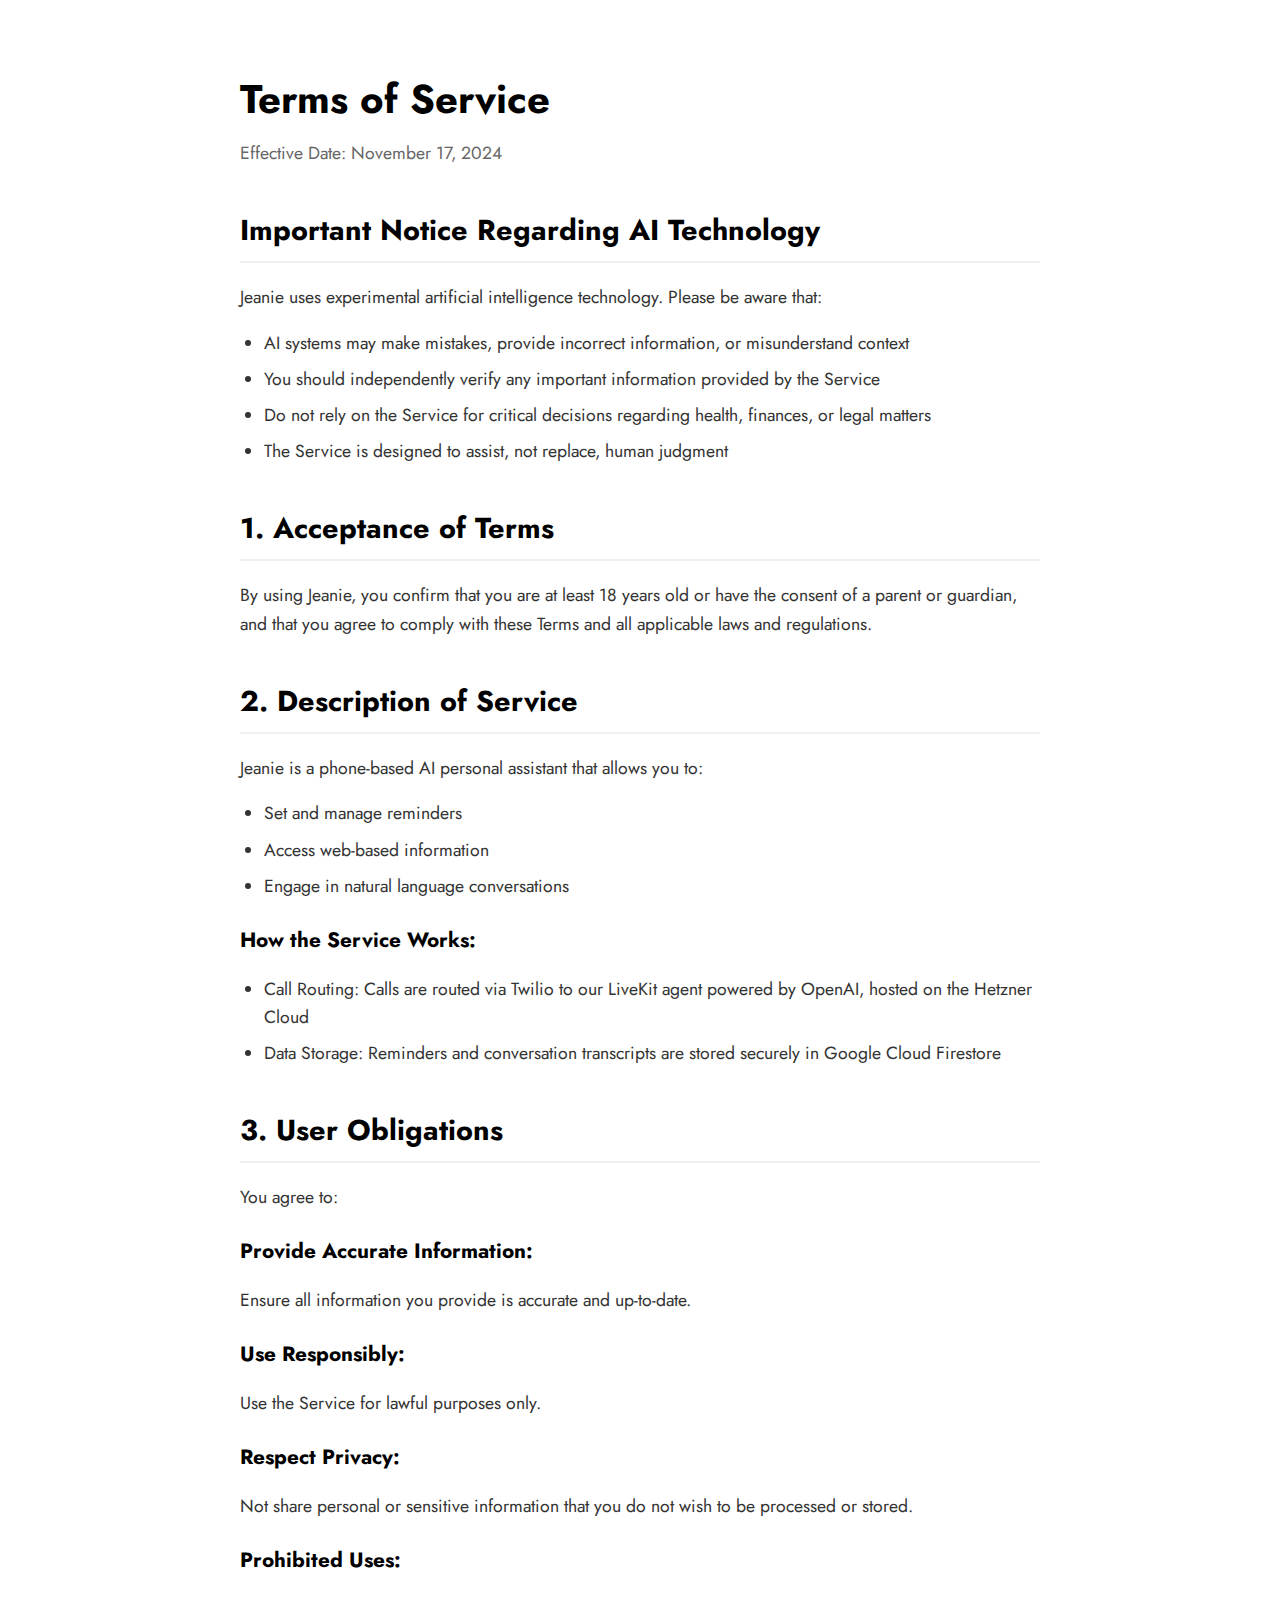
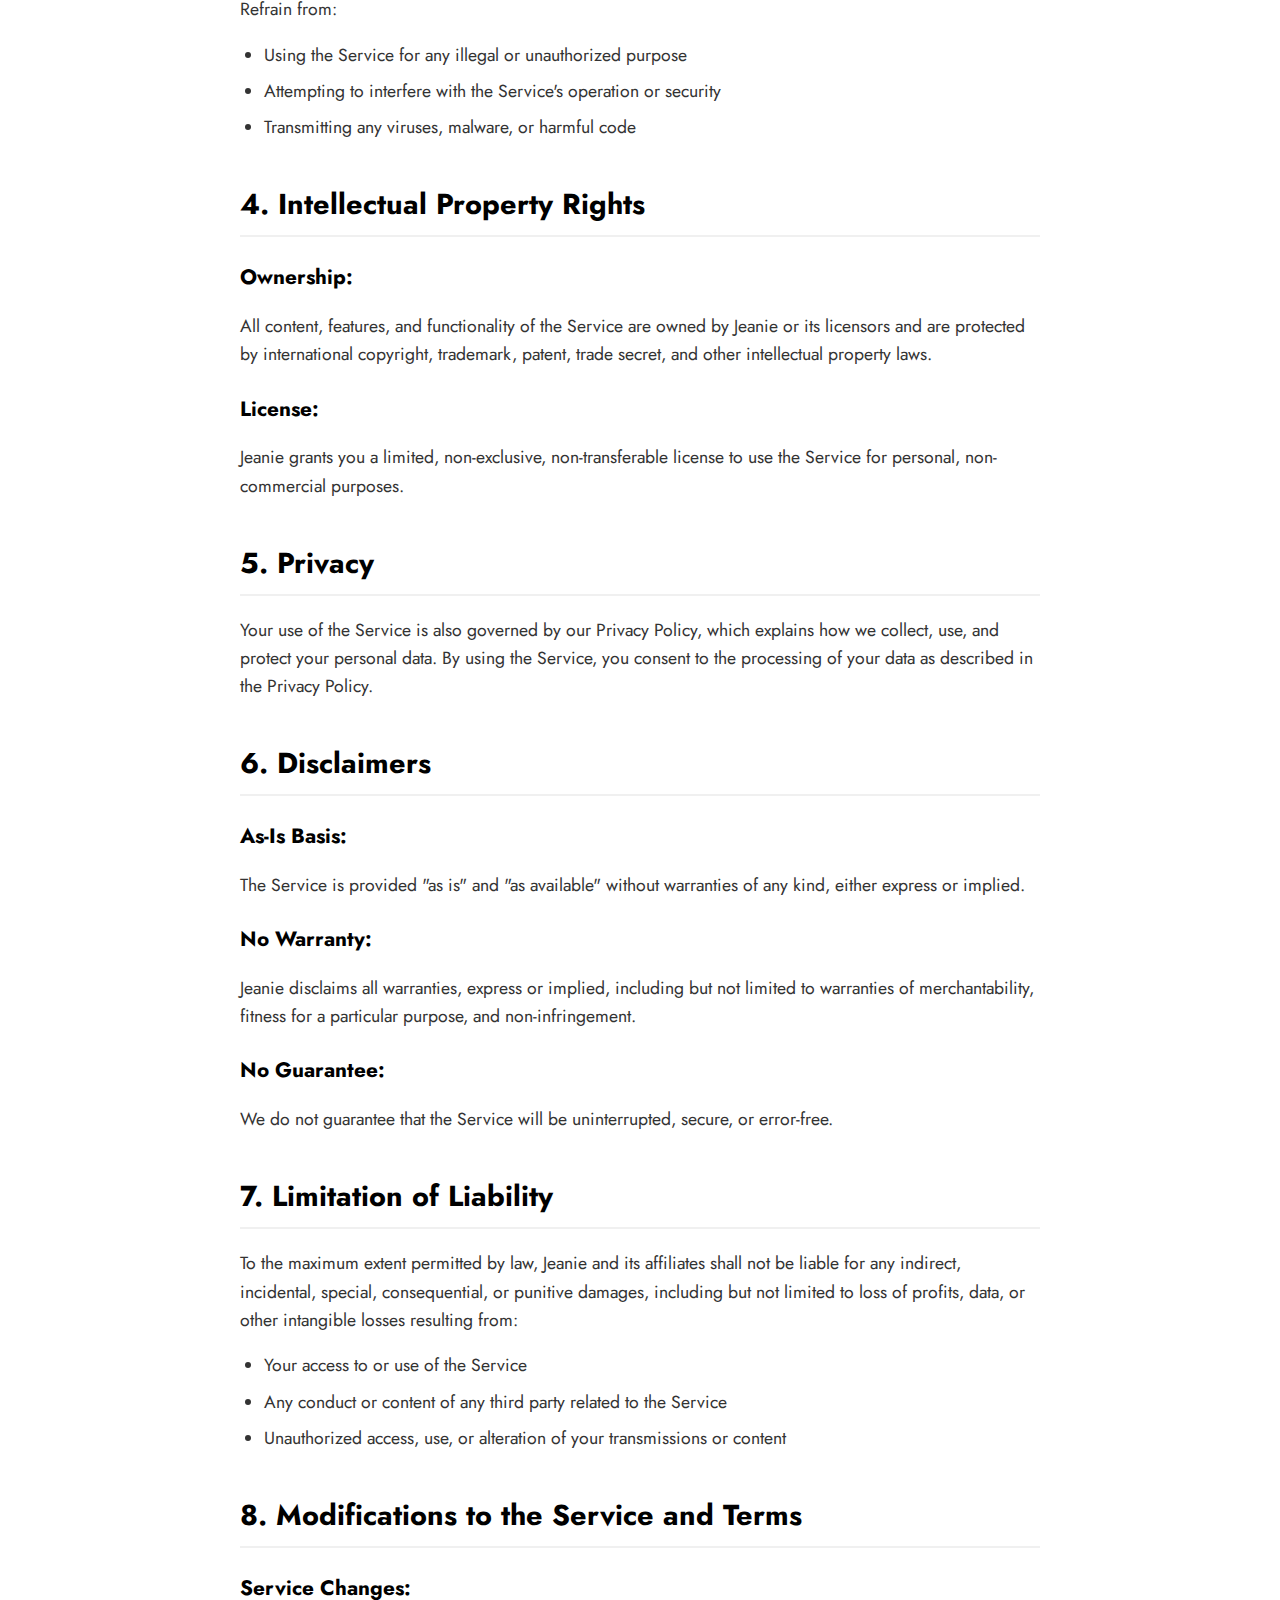
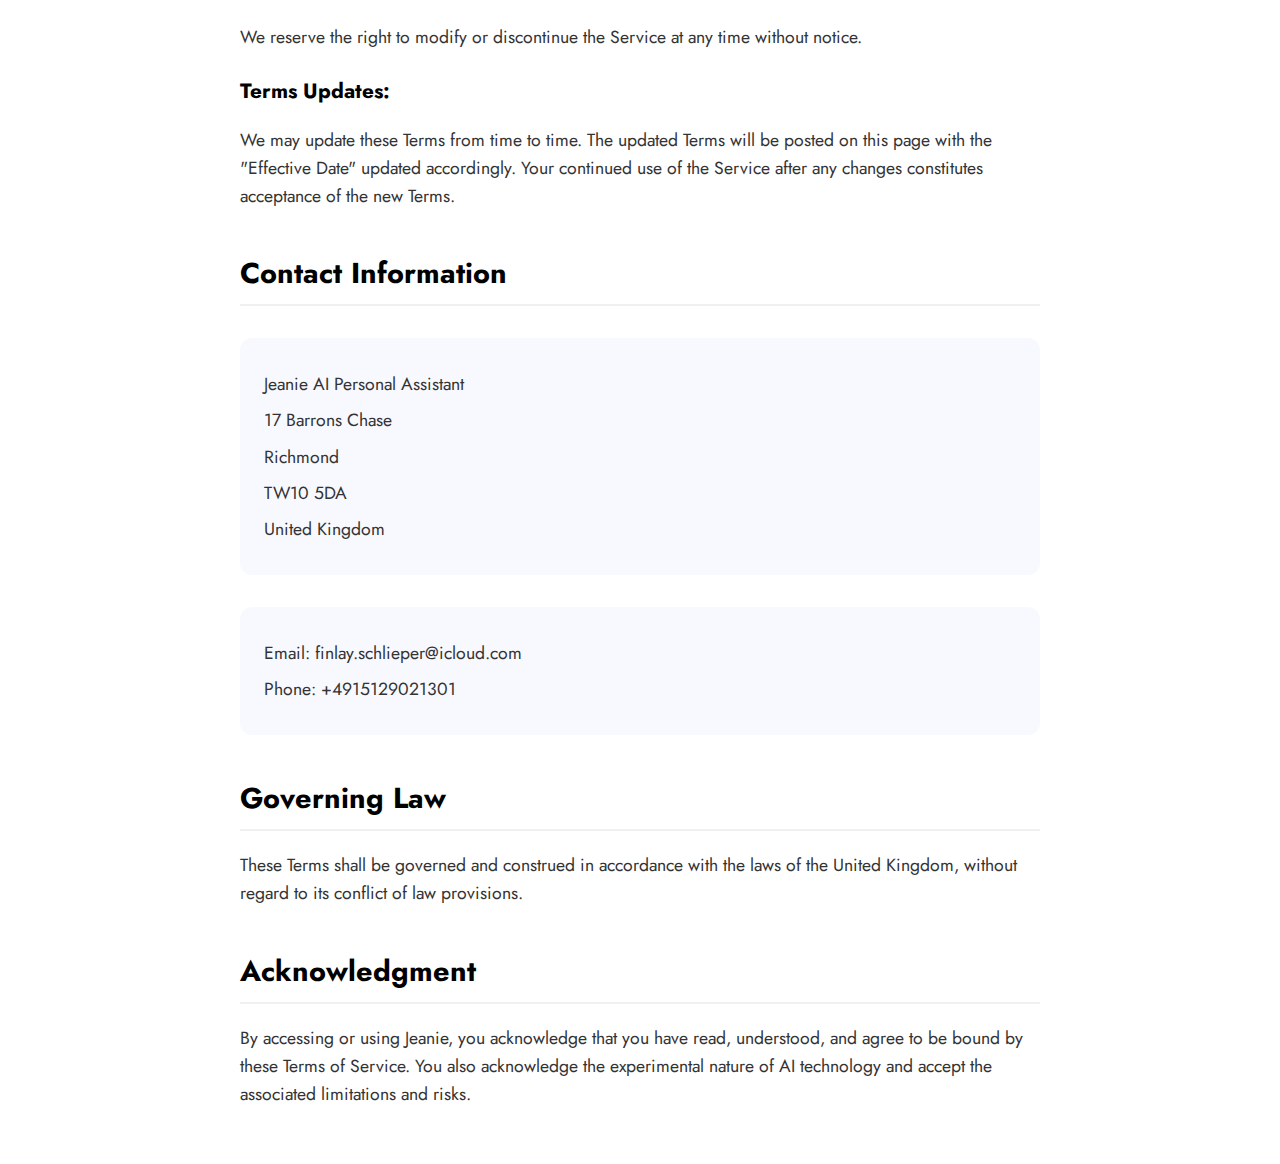
<file: terms.html>
<!DOCTYPE html>
<html lang="en">
<head>
    <meta charset="UTF-8">
    <meta name="viewport" content="width=device-width, initial-scale=1.0">
    <title>Terms of Service | Jeanie</title>
    <!-- Use the same styles as privacy.html -->
    <link rel="preconnect" href="https://fonts.googleapis.com">
    <link rel="preconnect" href="https://fonts.gstatic.com" crossorigin>
    <link href="https://fonts.googleapis.com/css2?family=Jost:wght@400;500;700&display=swap" rel="stylesheet">
    <style>
        body {
            font-family: 'Jost', sans-serif;
            line-height: 1.6;
            color: #333;
            max-width: 800px;
            margin: 0 auto;
            padding: 40px 24px;
        }

        header {
            margin-bottom: 40px;
        }

        h1 {
            font-size: 2.5em;
            color: #000;
            margin-bottom: 8px;
        }

        .effective-date {
            color: #666;
            font-size: 1.1em;
            margin-bottom: 32px;
        }

        h2 {
            font-size: 1.8em;
            color: #000;
            margin: 40px 0 20px;
            padding-bottom: 8px;
            border-bottom: 2px solid #f0f0f0;
        }

        h3 {
            font-size: 1.3em;
            color: #000;
            margin: 24px 0 16px;
        }

        p, ul, ol {
            margin-bottom: 16px;
            font-size: 1.1em;
        }

        ul, ol {
            padding-left: 24px;
        }

        li {
            margin-bottom: 8px;
        }

        .contact-info {
            background: #f8f9ff;
            padding: 24px;
            border-radius: 12px;
            margin: 32px 0;
        }

        .contact-info p {
            margin: 8px 0;
        }

        a {
            color: #4A4FFF;
            text-decoration: none;
        }

        a:hover {
            text-decoration: underline;
        }

        @media (max-width: 768px) {
            body {
                padding: 24px 16px;
            }

            h1 {
                font-size: 2em;
            }

            h2 {
                font-size: 1.5em;
            }

            h3 {
                font-size: 1.2em;
            }

            p, ul, ol {
                font-size: 1em;
            }
        }
    </style>
</head>
<body>
    <header>
        <h1>Terms of Service</h1>
        <div class="effective-date">Effective Date: November 17, 2024</div>
    </header>

    <h2>Important Notice Regarding AI Technology</h2>
    <p>Jeanie uses experimental artificial intelligence technology. Please be aware that:</p>
    <ul>
        <li>AI systems may make mistakes, provide incorrect information, or misunderstand context</li>
        <li>You should independently verify any important information provided by the Service</li>
        <li>Do not rely on the Service for critical decisions regarding health, finances, or legal matters</li>
        <li>The Service is designed to assist, not replace, human judgment</li>
    </ul>

    <h2>1. Acceptance of Terms</h2>
    <p>By using Jeanie, you confirm that you are at least 18 years old or have the consent of a parent or guardian, and that you agree to comply with these Terms and all applicable laws and regulations.</p>

    <h2>2. Description of Service</h2>
    <p>Jeanie is a phone-based AI personal assistant that allows you to:</p>
    <ul>
        <li>Set and manage reminders</li>
        <li>Access web-based information</li>
        <li>Engage in natural language conversations</li>
    </ul>

    <h3>How the Service Works:</h3>
    <ul>
        <li>Call Routing: Calls are routed via Twilio to our LiveKit agent powered by OpenAI, hosted on the Hetzner Cloud</li>
        <li>Data Storage: Reminders and conversation transcripts are stored securely in Google Cloud Firestore</li>
    </ul>

    <h2>3. User Obligations</h2>
    <p>You agree to:</p>
    <h3>Provide Accurate Information:</h3>
    <p>Ensure all information you provide is accurate and up-to-date.</p>

    <h3>Use Responsibly:</h3>
    <p>Use the Service for lawful purposes only.</p>

    <h3>Respect Privacy:</h3>
    <p>Not share personal or sensitive information that you do not wish to be processed or stored.</p>

    <h3>Prohibited Uses:</h3>
    <p>Refrain from:</p>
    <ul>
        <li>Using the Service for any illegal or unauthorized purpose</li>
        <li>Attempting to interfere with the Service's operation or security</li>
        <li>Transmitting any viruses, malware, or harmful code</li>
    </ul>

    <h2>4. Intellectual Property Rights</h2>
    <h3>Ownership:</h3>
    <p>All content, features, and functionality of the Service are owned by Jeanie or its licensors and are protected by international copyright, trademark, patent, trade secret, and other intellectual property laws.</p>

    <h3>License:</h3>
    <p>Jeanie grants you a limited, non-exclusive, non-transferable license to use the Service for personal, non-commercial purposes.</p>

    <h2>5. Privacy</h2>
    <p>Your use of the Service is also governed by our Privacy Policy, which explains how we collect, use, and protect your personal data. By using the Service, you consent to the processing of your data as described in the Privacy Policy.</p>

    <h2>6. Disclaimers</h2>
    <h3>As-Is Basis:</h3>
    <p>The Service is provided "as is" and "as available" without warranties of any kind, either express or implied.</p>

    <h3>No Warranty:</h3>
    <p>Jeanie disclaims all warranties, express or implied, including but not limited to warranties of merchantability, fitness for a particular purpose, and non-infringement.</p>

    <h3>No Guarantee:</h3>
    <p>We do not guarantee that the Service will be uninterrupted, secure, or error-free.</p>

    <h2>7. Limitation of Liability</h2>
    <p>To the maximum extent permitted by law, Jeanie and its affiliates shall not be liable for any indirect, incidental, special, consequential, or punitive damages, including but not limited to loss of profits, data, or other intangible losses resulting from:</p>
    <ul>
        <li>Your access to or use of the Service</li>
        <li>Any conduct or content of any third party related to the Service</li>
        <li>Unauthorized access, use, or alteration of your transmissions or content</li>
    </ul>

    <h2>8. Modifications to the Service and Terms</h2>
    <h3>Service Changes:</h3>
    <p>We reserve the right to modify or discontinue the Service at any time without notice.</p>

    <h3>Terms Updates:</h3>
    <p>We may update these Terms from time to time. The updated Terms will be posted on this page with the "Effective Date" updated accordingly. Your continued use of the Service after any changes constitutes acceptance of the new Terms.</p>

    <h2>Contact Information</h2>
    <div class="contact-info">
        <p>Jeanie AI Personal Assistant</p>
        <p>17 Barrons Chase</p>
        <p>Richmond</p>
        <p>TW10 5DA</p>
        <p>United Kingdom</p>
    </div>

    <div class="contact-info">
        <p>Email: finlay.schlieper@icloud.com</p>
        <p>Phone: +4915129021301</p>
    </div>

    <h2>Governing Law</h2>
    <p>These Terms shall be governed and construed in accordance with the laws of the United Kingdom, without regard to its conflict of law provisions.</p>

    <h2>Acknowledgment</h2>
    <p>By accessing or using Jeanie, you acknowledge that you have read, understood, and agree to be bound by these Terms of Service. You also acknowledge the experimental nature of AI technology and accept the associated limitations and risks.</p>
</body>
</html>
</file>
